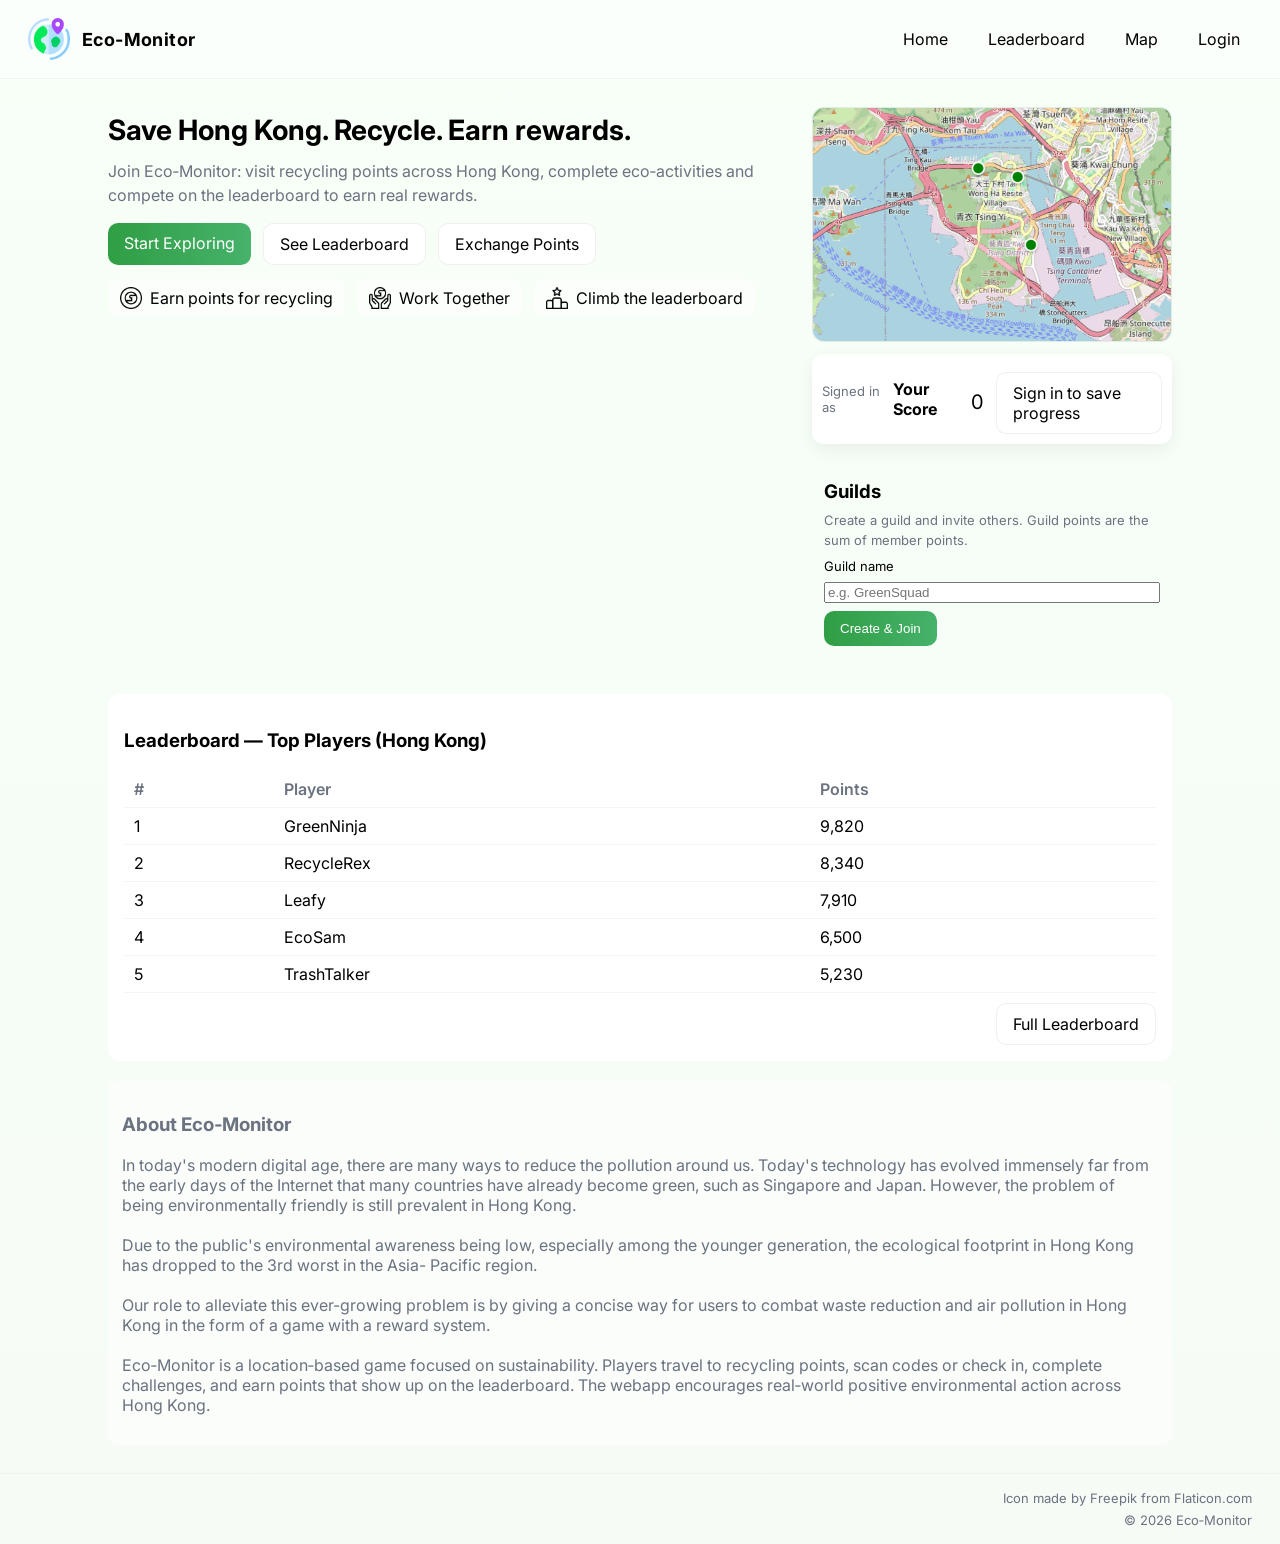
<file: index.html>
<!DOCTYPE html>
<html lang="en">
<head>
  <meta charset="UTF-8">
  <meta name="viewport" content="width=device-width, initial-scale=1.0">
  <title>Eco‑Monitor — Home</title>
  <link rel="stylesheet" href="css/index.css">
  <link href="https://fonts.googleapis.com/css2?family=Inter:wght@300;600;800&display=swap" rel="stylesheet">
  <script src="js/add-points.js"></script>
</head>
<body>
  <header>
    <div class="brand">
      <img src="img/world.png" alt="Eco-Monitor" class="brand-icon">
      <h1>Eco‑Monitor</h1>
    </div>
    <nav class="nav">
      <a class="button" href="index.html">Home</a>
      <a class="button" href="leaderboard.html">Leaderboard</a>
      <a class="button" href="map.html">Map</a>
      <a class="button" href="login.html">Login</a>
    </nav>
  </header>

  <main class="container">
    <section class="hero">
      <div class="hero-left">
        <h2>Save Hong Kong. Recycle. Earn rewards.</h2>
        <p>Join Eco‑Monitor: visit recycling points across Hong Kong, complete eco‑activities and compete on the leaderboard to earn real rewards.</p>
        <div class="cta-row">
          <a class="cta primary" href="map.html">Start Exploring</a>
          <a class="cta" href="leaderboard.html">See Leaderboard</a>
          <a class="cta" href="exchange.html">Exchange Points</a>
        </div>
        <ul class="features">
          <li><img src="img/atmosphere.png" alt="Recycle"> Earn points for recycling</li>
          <li><img src="img/planet.png" alt="Eco"> Work Together</li>
          <li><img src="img/podium.png" alt="Rewards"> Climb the leaderboard</li>
        </ul>
      </div>
      <div class="hero-right">
        <div class="map-preview">
          <img src="img/map-preview.png" alt="Map preview">
        </div>

        <!-- updated score card: uses ids so JS can populate from stored accounts -->
        <div class="score-card" id="score-card">
          <div class="muted">Signed in as</div>
          <div id="score-top" style="font-weight:700;">Your Score</div>
          <div id="score-value" style="font-size:20px;margin-top:6px;">0</div>
          <div style="margin-top:8px;">
            <a id="auth-link" class="cta" href="login.html">Sign in to save progress</a>
            <button id="signout-btn" class="cta" style="display:none;margin-left:8px;">Sign out</button>
          </div>
        </div>

        <!-- Guild creation / join panel -->
        <div class="card" style="margin-top:12px; padding:12px;">
          <h3 style="margin:0 0 8px 0;">Guilds</h3>
          <p class="muted" style="margin:0 0 8px 0;">Create a guild and invite others. Guild points are the sum of member points.</p>
          <form id="guild-form" autocomplete="off" style="display:flex;gap:8px;flex-direction:column;">
            <label for="guild-name" class="small">Guild name</label>
            <input id="guild-name" type="text" placeholder="e.g. GreenSquad" required>
            <div style="display:flex;gap:8px;align-items:center;">
              <button class="cta primary" id="create-guild" type="submit">Create & Join</button>
              <button class="cta" type="button" id="invite-btn" style="display:none;">Invite players</button>
              <button class="cta" type="button" id="leave-guild" style="display:none;margin-left:auto;">Leave Guild</button>
            </div>
            <div id="guild-msg" class="muted small" style="margin-top:6px;"></div>
          </form>
        </div>
        <!-- Invite modal (simple) -->
        <div id="invite-modal" style="display:none; position:fixed; inset:0; background:rgba(0,0,0,0.45); align-items:center; justify-content:center; z-index:40;">
          <div style="background:var(--card); padding:16px; border-radius:10px; width:420px; max-width:92%; box-shadow:0 6px 24px rgba(0,0,0,0.3);">
            <div style="display:flex;justify-content:space-between;align-items:center;margin-bottom:8px;">
              <strong>Invite players to guild</strong>
              <button id="invite-close" class="cta" style="padding:6px 8px;">Close</button>
            </div>
            <input id="invite-search" type="text" placeholder="Search by name or email" style="width:100%;padding:8px;border-radius:8px;border:1px solid rgba(0,0,0,0.06);margin-bottom:8px;">
            <div id="invite-results" style="max-height:260px; overflow:auto;"></div>
            <div id="invite-note" class="muted small" style="margin-top:8px;">You can only invite existing accounts or sample players will be added as mock accounts.</div>
          </div>
        </div>
      </div>
    </section>

    <section class="leaderboard-preview">
      <h3>Leaderboard — Top Players (Hong Kong)</h3>
      <table class="leaderboard-table">
        <thead><tr><th>#</th><th>Player</th><th>Points</th></tr></thead>
        <tbody id="preview-body">
          <!-- populated by script: merges persisted users with sample players -->
        </tbody>
      </table>
      <div class="leaderboard-actions">
        <a href="leaderboard.html" class="cta">Full Leaderboard</a>
      </div>
    </section>

    <section class="about">
      <h3>About Eco‑Monitor</h3>
      <p>In today's modern digital age, there are many ways to reduce the pollution around us. Today's technology has evolved immensely far from the early days of the Internet that many countries have already become green, such as Singapore and Japan.  However, the problem of being environmentally friendly is still prevalent in Hong Kong. <br><br>
      Due to the public's environmental awareness being low, especially among the younger generation, the ecological footprint in Hong Kong has dropped to the 3rd worst in the Asia- Pacific region. <br><br> Our role to alleviate this ever-growing problem is by giving a concise way for users to combat waste reduction and air pollution in Hong Kong in the form of a game with a reward system. <br><br> Eco‑Monitor is a location‑based game focused on sustainability. Players travel to recycling points, scan codes or check in, complete challenges, and earn points that show up on the leaderboard. The webapp encourages real‑world positive environmental action across Hong Kong.</p>
    </section>
  </main>

  <footer class="site-footer">
    <div class="footer-right">
      <div class="attribution">
        Icon made by Freepik from Flaticon.com
      </div>
      <div class="copyright">© 2026 Eco‑Monitor</div>
    </div>
  </footer>

  <script>
    // Populate homepage with currently signed-in user (uses same localStorage/session keys as login.html)
    (function () {
      function loadUsers() {
        try { return JSON.parse(localStorage.getItem('eco_users') || '{}'); }
        catch (e) { return {}; }
      }
      function saveUsers(u) {
        try { localStorage.setItem('eco_users', JSON.stringify(u)); } catch (e) {}
      }
      function loadGuilds() {
        try { return JSON.parse(localStorage.getItem('eco_guilds') || '{}'); }
        catch (e) { return {}; }
      }
      function saveGuilds(g) {
        try { localStorage.setItem('eco_guilds', JSON.stringify(g)); } catch (e) {}
      }
      function loadRedemptions() {
        try { return JSON.parse(localStorage.getItem('eco_redemptions') || '[]'); } catch (e) { return []; }
      }
      function userHasGuildTicket(email) {
        if (!email) return false;
        if (loadRedemptions().some(r => r.user === email && r.item === 'guild-ticket')) return true
        return false;
      }

      // DOM refs used by both guilds and leaderboard preview
      const scoreValueEl = document.getElementById('score-value');
      const scoreTopEl = document.getElementById('score-top');
      const authLinkEl = document.getElementById('auth-link');
      const signoutBtn = document.getElementById('signout-btn');

      const guildForm = document.getElementById('guild-form');
      const guildNameInput = document.getElementById('guild-name');
      const guildMsg = document.getElementById('guild-msg');
      const leaveBtn = document.getElementById('leave-guild');
      const createBtn = document.getElementById('create-guild');
      const inviteBtn = document.getElementById('invite-btn');
      const inviteModal = document.getElementById('invite-modal');
      const inviteSearch = document.getElementById('invite-search');
      const inviteResults = document.getElementById('invite-results');

      const previewBody = document.getElementById('preview-body');

      // sample / temporary players used on the homepage (kept in sync with leaderboard)
      const samplePlayers = [
        { email: 'green@example.com', name: 'GreenNinja', points: 9820 },
        { email: 'rex@example.com', name: 'RecycleRex', points: 8340 },
        { email: 'leafy@example.com', name: 'Leafy', points: 7910 },
        { email: 'ecosam@example.com', name: 'EcoSam', points: 6500 },
        { email: 'trash@example.com', name: 'TrashTalker', points: 5230 }
      ];

      const current = localStorage.getItem('eco_current_user') || sessionStorage.getItem('eco_current_user');

      // render signed-in user card
      function renderSignedIn() {
        const users = loadUsers();
        if (current && users[current]) {
          const u = users[current];
          scoreTopEl.textContent = u.name || current;
          scoreValueEl.textContent = (Number(u.points || 0)).toLocaleString();
          authLinkEl.textContent = 'View profile';
          authLinkEl.href = 'login.html';
          signoutBtn.style.display = 'inline';
        } else {
          scoreTopEl.textContent = 'Your Score';
          scoreValueEl.textContent = '0';
          authLinkEl.textContent = 'Sign in to save progress';
          authLinkEl.href = 'login.html';
          signoutBtn.style.display = 'none';
        }
      }

      // merge persisted users with samplePlayers for preview (avoid duplicates by email/name)
      function getMergedPlayers() {
        const usersObj = loadUsers();
        const entries = Object.entries(usersObj).map(([email,u]) => ({
          email,
          name: u.name || email,
          points: Number(u.points || 0)
        }));

        const lowerNames = new Set(entries.map(e => e.name.toLowerCase()));
        const emailsSet = new Set(entries.map(e => e.email));
        samplePlayers.forEach(sp => {
          if (!emailsSet.has(sp.email) && !lowerNames.has(sp.name.toLowerCase())) {
            entries.push({ email: sp.email, name: sp.name, points: Number(sp.points || 0) });
          }
        });

        entries.sort((a,b) => b.points - a.points || a.name.localeCompare(b.name));
        return entries;
      }

      // populate preview table (top 5)
      function renderPreviewLeaderboard(limit = 5) {
        const entries = getMergedPlayers();
        if (!previewBody) return;
        if (!entries.length) {
          previewBody.innerHTML = '<tr><td colspan="3" class="muted">No players yet.</td></tr>';
          return;
        }
        const rows = entries.slice(0, limit).map((u,i) => {
          const highlight = (current && current === u.email) ? 'style="font-weight:700;background:linear-gradient(90deg, rgba(47,158,68,0.03), rgba(255,255,255,0))"' : '';
          return `<tr ${highlight}><td>${i+1}</td><td>${escapeHtml(u.name)}</td><td>${u.points.toLocaleString()}</td></tr>`;
        });
        previewBody.innerHTML = rows.join('');
      }

      // small helper (same as in other pages)
      function escapeHtml(s) {
        return String(s).replace(/[&<>"']/g, c => ({'&':'&amp;','<':'&lt;','>':'&gt;','"':'&quot;',"'":'&#39;'}[c]));
      }

      // guild form handling (create/join/leave) — works with login-generated users
      guildForm.addEventListener('submit', function (ev) {
        ev.preventDefault();
        guildMsg.textContent = '';
        if (!current) { guildMsg.textContent = 'Sign in to create a guild.'; return; }
        const name = (guildNameInput.value || '').trim();
        if (!name) { guildMsg.textContent = 'Please enter a guild name.'; return; }

        const id = name.toLowerCase().replace(/[^a-z0-9\-]/g, '-').replace(/\-+/g, '-').replace(/^\-|\-$/g, '');
        if (!id) { guildMsg.textContent = 'Invalid guild name.'; return; }

        const guilds = loadGuilds();
        const usersObj = loadUsers();
        // Prevent creating a new guild if user already belongs to one
        if (usersObj[current] && usersObj[current].guild && usersObj[current].guild !== id) {
          guildMsg.textContent = 'You are already in a guild. Leave it to create a new one.';
          return;
        }

        if (!guilds[id]) {
          if (!userHasGuildTicket(current)) {
            guildMsg.textContent = 'You need a Guild Ticket to create a new guild. Redeem it from the exchange first.';
            return;
          }
          guilds[id] = { name: name, createdAt: Date.now(), members: [current] };
          usersObj[current] = usersObj[current] || {};
          usersObj[current].guild = id;
          saveGuilds(guilds);
          saveUsers(usersObj);
          guildMsg.textContent = 'Created and joined guild "' + name + '".';
        } else {
          guilds[id].members = guilds[id].members || [];
          if (!guilds[id].members.includes(current)) guilds[id].members.push(current);
          usersObj[current] = usersObj[current] || {};
          usersObj[current].guild = id;
          saveGuilds(guilds);
          saveUsers(usersObj);
          guildMsg.textContent = 'Joined existing guild "' + guilds[id].name + '".';
        }
        leaveBtn.style.display = 'inline';
        if (createBtn) { createBtn.disabled = true; createBtn.title = 'Leave current guild to create a new one'; }
        inviteBtn.style.display = 'inline';
        renderSignedIn();
        renderPreviewLeaderboard();
      });

      leaveBtn.addEventListener('click', function () {
        if (!current) return;
        const usersObj = loadUsers();
        const guilds = loadGuilds();
        const u = usersObj[current];
        if (!u || !u.guild) { guildMsg.textContent = 'You are not in a guild.'; return; }
        const gid = u.guild;
        if (guilds[gid]) {
          guilds[gid].members = (guilds[gid].members || []).filter(m => m !== current);
          if (!guilds[gid].members.length) delete guilds[gid];
        }
        delete u.guild;
        usersObj[current] = u;
        saveGuilds(guilds);
        saveUsers(usersObj);
        guildMsg.textContent = 'You left the guild.';
        leaveBtn.style.display = 'none';
        guildNameInput.value = '';
        inviteBtn.style.display = 'none';
        if (createBtn) { createBtn.disabled = false; createBtn.title = ''; }
        renderSignedIn();
      });

      // Invite button handling
      if (inviteBtn) {
        inviteBtn.addEventListener('click', function () {
          guildMsg.textContent = '';
          const usersObj = loadUsers();
          if (!current || !usersObj[current] || !usersObj[current].guild) {
            guildMsg.textContent = 'Create or join a guild before inviting players.';
            return;
          }
          inviteModal.style.display = 'flex';
          inviteSearch.value = '';
          populateInviteResults(''); // show all
          inviteSearch.focus();
        });
      }

      // close invite modal
      document.getElementById('invite-close').addEventListener('click', () => { inviteModal.style.display = 'none'; });

      function populateInviteResults(q) {
        const ql = (q || '').trim().toLowerCase();
        const merged = getMergedPlayers();
        const usersObj = loadUsers();
        const gid = (usersObj[current] || {}).guild;
        const results = merged.filter(p => p.email !== current && (!gid || (usersObj[p.email] || {}).guild !== gid));
        const filtered = ql ? results.filter(p => p.name.toLowerCase().includes(ql) || p.email.toLowerCase().includes(ql)) : results;
        if (!filtered.length) {
          inviteResults.innerHTML = '<div class="muted small">No matching players found.</div>';
          return;
        }
        inviteResults.innerHTML = filtered.map(p => {
          return `<div style="display:flex;justify-content:space-between;align-items:center;padding:6px 0;border-bottom:1px solid rgba(0,0,0,0.04)"><div><strong>${escapeHtml(p.name)}</strong><div class="muted small">${escapeHtml(p.email)}</div></div><div><button class="cta" data-email="${escapeHtml(p.email)}" data-name="${escapeHtml(p.name)}">Invite</button></div></div>`;
        }).join('');
        // hook invite buttons
        Array.from(inviteResults.querySelectorAll('button[data-email]')).forEach(bt => {
          bt.addEventListener('click', function () {
            const email = this.dataset.email;
            const name = this.dataset.name;
            handleInvite(email, name);
          });
        });
      }

      inviteSearch.addEventListener('input', (e) => populateInviteResults(e.target.value));

      function handleInvite(email, name) {
        const usersObj = loadUsers();
        const guilds = loadGuilds();
        const u = usersObj[current];
        if (!u || !u.guild) { guildMsg.textContent = 'You must be in a guild to invite players.'; return; }
        const gid = u.guild;
        guilds[gid] = guilds[gid] || { name: guildNameInput.value || gid, members: [], createdAt: Date.now() };
        // check target existing guild
        const target = usersObj[email];
        if (target && target.guild && target.guild !== gid) {
          guildMsg.textContent = `${name} is already in another guild.`;
          return;
        }
        if (!guilds[gid].members.includes(email)) guilds[gid].members.push(email);
        // create mock account for sample players if missing
        if (!usersObj[email]) {
          // preserve sample player's points when turning them into a persisted account
          const sample = samplePlayers.find(sp => sp.email === email);
          const pts = sample ? Number(sample.points || 0) : 0;
          usersObj[email] = { name: name || email, points: pts, createdAt: Date.now(), guild: gid };
        } else {
          usersObj[email].guild = gid;
        }
        saveGuilds(guilds);
        saveUsers(usersObj);
        guildMsg.textContent = `Invited ${name} to "${guilds[gid].name}".`;
        renderPreviewLeaderboard();
        populateInviteResults(inviteSearch.value || '');
      }

      // sign out clears sessionStorage remembered key and reloads to update UI
      signoutBtn.addEventListener('click', function () {
        try { sessionStorage.removeItem('eco_current_user'); localStorage.removeItem('eco_current_user'); } catch (e) {}
        window.location.href = 'login.html';
      });

      // initial render
      renderSignedIn();
      renderPreviewLeaderboard();

      // expose partial API for debugging if needed
      window._ecoDebug = { loadUsers, loadGuilds, getMergedPlayers };
    })();
  </script>
</body>
</html>
</file>
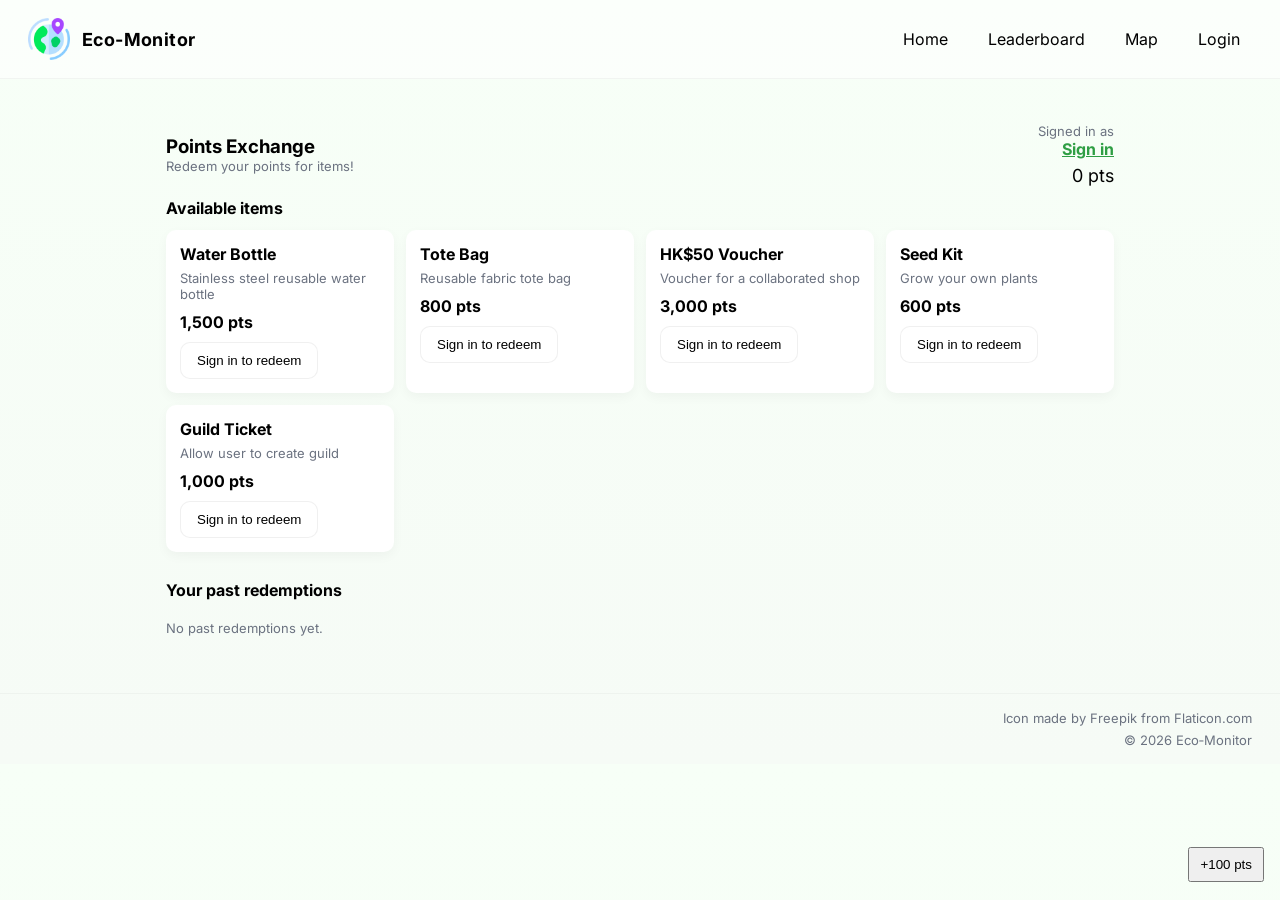
<file: exchange.html>
<!DOCTYPE html>
<html lang="en">
<head>
  <meta charset="UTF-8">
  <meta name="viewport" content="width=device-width, initial-scale=1.0">
  <title>Eco‑Monitor — Exchange</title>
  <link rel="stylesheet" href="css/index.css">
  <link href="https://fonts.googleapis.com/css2?family=Inter:wght@300;600;800&display=swap" rel="stylesheet">
  <style>
    .exchange-wrap { max-width:980px; margin:28px auto; padding:16px; }
    .items { display:grid; grid-template-columns: repeat(auto-fit,minmax(220px,1fr)); gap:12px; margin-top:12px; }
    .item { padding:14px; border-radius:10px; background:var(--card); box-shadow:0 4px 12px rgba(0,0,0,0.04); }
    .item h4 { margin:0 0 6px 0; }
    .muted.small { color:var(--muted); font-size:13px; }
    .user-bar { display:flex;gap:12px;align-items:center;justify-content:space-between; margin-bottom:12px; }
    .msg { margin-top:10px; padding:8px 10px; border-radius:8px; }
    .msg.success { background:rgba(72,187,120,0.08); color:var(--accent); }
    .msg.error { background:rgba(255,80,80,0.06); color:#c93b3b; }
  </style>
  <script src="js/add-points.js"></script>
</head>
<body>
  <header>
    <div class="brand">
      <img src="img/world.png" alt="Eco-Monitor" class="brand-icon">
      <h1>Eco‑Monitor</h1>
    </div>
    <nav class="nav">
      <a class="button" href="index.html">Home</a>
      <a class="button" href="leaderboard.html">Leaderboard</a>
      <a class="button" href="map.html">Map</a>
      <a class="button" href="login.html">Login</a>
    </nav>
  </header>

  <main class="exchange-wrap">
    <div class="user-bar">
      <div>
        <h3 style="margin:0">Points Exchange</h3>
        <div class="muted small">Redeem your points for items!</div>
      </div>
      <div id="user-info" style="text-align:right;">
        <div class="muted small">Signed in as</div>
        <div id="user-name" style="font-weight:700">Not signed in</div>
        <div id="user-points" style="font-size:18px;margin-top:6px;">0 pts</div>
      </div>
    </div>

    <div id="msg-area"></div>

    <div>
      <strong>Available items</strong>
      <div class="items" id="items-grid">
        <!-- fallback static items so UI shows even if JS fails -->
        <div class="item"><h4>Water Bottle</h4><div class="muted small">Stainless steel reusable water bottle</div><div style="margin-top:10px;font-weight:700">1,500 pts</div></div>
        <div class="item"><h4>Tote Bag</h4><div class="muted small">Reusable fabric tote bag</div><div style="margin-top:10px;font-weight:700">800 pts</div></div>
        <div class="item"><h4>HK$50 Voucher</h4><div class="muted small">Voucher for a collaborated shop</div><div style="margin-top:10px;font-weight:700">3,000 pts</div></div>
        <div class="item"><h4>Seed Kit</h4><div class="muted small">Grow your own plants</div><div style="margin-top:10px;font-weight:700">600 pts</div></div>
      </div>
    </div>
    <div style="margin-top:28px;"><strong>Your past redemptions</strong></div>
    <div id="past-redemptions"></div>
  </main>

  <footer class="site-footer" style="margin-top:28px;">
    <div class="footer-right">
      <div class="attribution">
        Icon made by Freepik from Flaticon.com
      </div>
      <div class="copyright">© 2026 Eco‑Monitor</div>
    </div>
  </footer>

  <!-- mini debug/demo button: add 1,000 pts to current user -->
  <button id="bonus-btn" class="mini-fab" title="Add 100 pts">+100 pts</button>
</body>
</html>
</file>
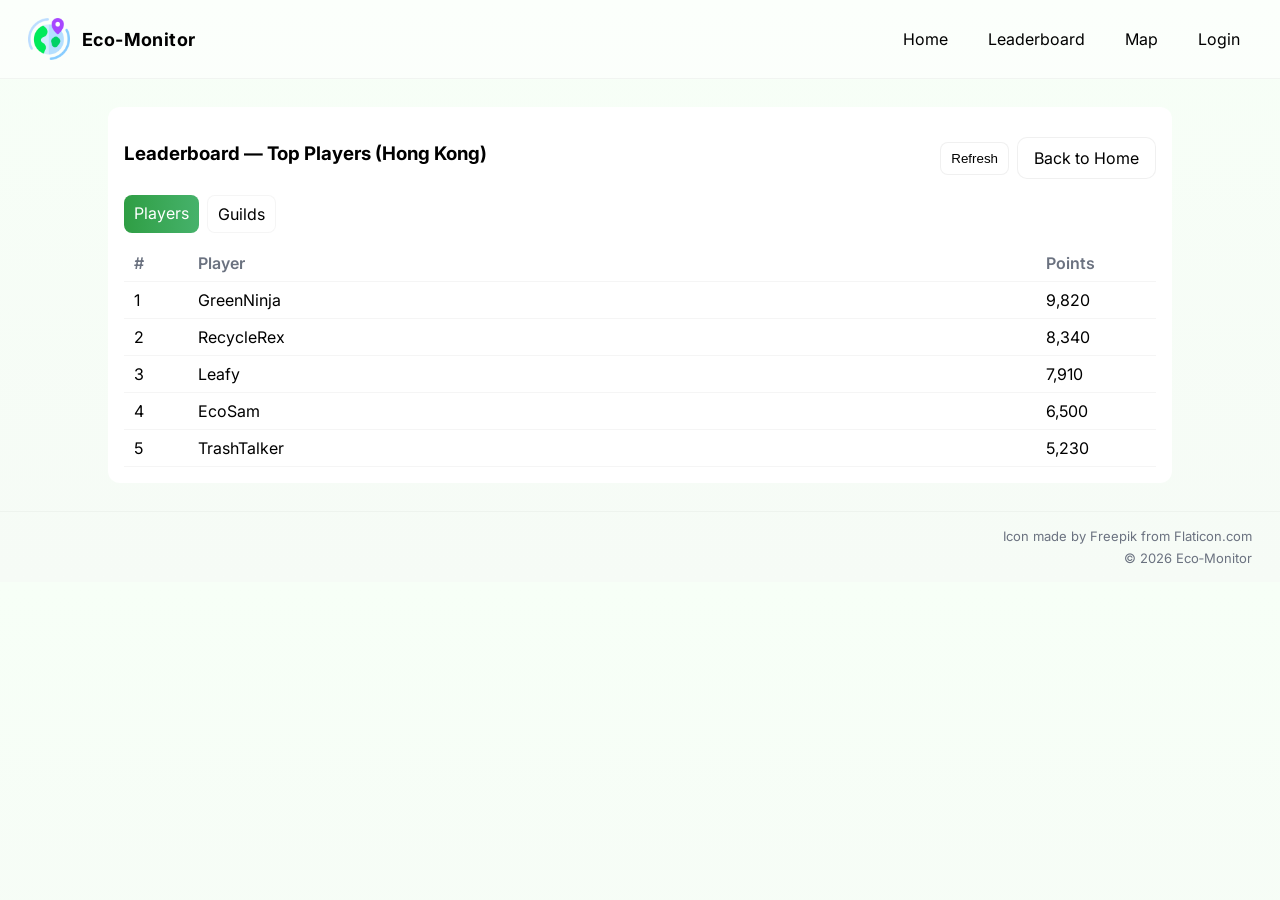
<file: leaderboard.html>
<!DOCTYPE html>
<html lang="en">
<head>
  <meta charset="UTF-8">
  <meta name="viewport" content="width=device-width, initial-scale=1.0">
  <title>Eco‑Monitor — Leaderboard</title>
  <link rel="stylesheet" href="css/index.css">
  <link href="https://fonts.googleapis.com/css2?family=Inter:wght@300;600;800&display=swap" rel="stylesheet">
  <style>
    /* Small leaderboard-specific tweaks */
    .leaderboard-header { display:flex;justify-content:space-between;align-items:center;margin-bottom:12px; }
    .leaderboard-actions { display:flex;gap:8px;align-items:center; }
    .empty { color:var(--muted); padding:18px; text-align:center; }
    .highlight { background:linear-gradient(90deg, rgba(47,158,68,0.06), rgba(255,255,255,0)); font-weight:700; }
    .small-btn { padding:8px 10px;border-radius:8px;border:1px solid rgba(0,0,0,0.06); background:var(--card); cursor:pointer; }
    .lb-tabs { display:flex; gap:8px; margin:10px 0 12px 0; }
    .lb-tab { padding:8px 10px; cursor:pointer; border-radius:8px; background:var(--card); border:1px solid rgba(0,0,0,0.04); }
    .lb-tab.active { background:linear-gradient(90deg,#2f9e44,#46b26b); color:#fff; border:none; }
  </style>
</head>
<body>
  <header>
    <div class="brand">
      <img src="img/world.png" alt="Eco-Monitor" class="brand-icon">
      <h1>Eco‑Monitor</h1>
    </div>
    <nav class="nav">
      <a class="button" href="index.html">Home</a>
      <a class="button" href="leaderboard.html">Leaderboard</a>
      <a class="button" href="map.html">Map</a>
      <a class="button" href="login.html">Login</a>
    </nav>
  </header>

  <main class="container">
    <section class="leaderboard-preview">
      <div class="leaderboard-header">
        <h3>Leaderboard — Top Players (Hong Kong)</h3>
        <div class="leaderboard-actions">
          <button id="refreshBtn" class="small-btn">Refresh</button>
          <a class="cta" href="index.html">Back to Home</a>
        </div>
      </div>

      <div class="lb-tabs" role="tablist" aria-label="Leaderboard tabs">
        <div id="tab-players" class="lb-tab active" role="tab" aria-selected="true">Players</div>
        <div id="tab-guilds" class="lb-tab" role="tab" aria-selected="false">Guilds</div>
      </div>

      <div id="players-section">
        <table class="leaderboard-table" aria-describedby="leaderboard-desc">
          <caption id="leaderboard-desc" style="display:none;">Top players by points</caption>
          <thead><tr><th style="width:64px">#</th><th>Player</th><th style="width:120px">Points</th></tr></thead>
          <tbody id="lb-body">
            <!-- Dynamically populated. No temporary users are included by default. -->
          </tbody>
        </table>
      </div>

      <div id="guilds-section" style="display:none;">
        <table class="leaderboard-table" aria-describedby="guildboard-desc">
          <caption id="guildboard-desc" style="display:none;">Top guilds by total points</caption>
          <thead><tr><th style="width:64px">#</th><th>Guild</th><th style="width:160px">Members</th><th style="width:120px">Total Points</th></tr></thead>
          <tbody id="guild-body"></tbody>
        </table>
        <div id="guild-empty" class="empty" style="display:none;">
          No guilds yet. Create one on the Home page and invite members.
        </div>
      </div>

      <div id="lb-empty" class="empty" style="display:none;">
        No players yet. Create an account on the Sign up page and start collecting points.
      </div>
    </section>
  </main>

  <footer class="site-footer">
    <div class="footer-right">
      <div class="attribution">
        Icon made by Freepik from Flaticon.com
      </div>
      <div class="copyright">© 2026 Eco‑Monitor</div>
    </div>
  </footer>

  <script>
    (function () {
      const lbBody = document.getElementById('lb-body');
      const emptyHint = document.getElementById('lb-empty');
      const refreshBtn = document.getElementById('refreshBtn');

      const tabPlayers = document.getElementById('tab-players');
      const tabGuilds = document.getElementById('tab-guilds');
      const playersSection = document.getElementById('players-section');
      const guildsSection = document.getElementById('guilds-section');

      function loadUsers() {
        try { return JSON.parse(localStorage.getItem('eco_users') || '{}'); }
        catch (e) { return {}; }
      }

      function loadGuilds() {
        try { return JSON.parse(localStorage.getItem('eco_guilds') || '{}'); }
        catch (e) { return {}; }
      }

      // sample / temporary players from index.html
      const samplePlayers = [
        { email: 'green@example.com', name: 'GreenNinja', points: 9820 },
        { email: 'rex@example.com', name: 'RecycleRex', points: 8340 },
        { email: 'leafy@example.com', name: 'Leafy', points: 7910 },
        { email: 'ecosam@example.com', name: 'EcoSam', points: 6500 },
        { email: 'trash@example.com', name: 'TrashTalker', points: 5230 }
      ];

      function escapeHtml(s) {
        return String(s).replace(/[&<>"']/g, c => ({'&':'&amp;','<':'&lt;','>':'&gt;','"':'&quot;',"'":'&#39;'}[c]));
      }

      function renderPlayers(limit = 50) {
        const usersObj = loadUsers() || {};
        const entries = Object.entries(usersObj).map(([email, u]) => ({
          email,
          name: u.name || email,
          points: Number(u.points || 0)
        }));

        const lowerNames = new Set(entries.map(e => e.name.toLowerCase()));
        const emailsSet = new Set(entries.map(e => e.email));
        samplePlayers.forEach(sp => {
          if (!emailsSet.has(sp.email) && !lowerNames.has(sp.name.toLowerCase())) {
            entries.push({ email: sp.email, name: sp.name, points: Number(sp.points || 0) });
          }
        });

        if (!entries.length) {
          lbBody.innerHTML = '';
          emptyHint.style.display = 'block';
          return;
        }

        emptyHint.style.display = 'none';
        entries.sort((a,b) => b.points - a.points || a.name.localeCompare(b.name));
        const current = localStorage.getItem('eco_current_user') || sessionStorage.getItem('eco_current_user');

        const rows = entries.slice(0, limit).map((u, i) => {
          const isCurrent = current && current === u.email;
          const trClass = isCurrent ? 'highlight' : '';
          return `<tr class="${trClass}"><td>${i+1}</td><td>${escapeHtml(u.name)}</td><td>${u.points.toLocaleString()}</td></tr>`;
        });

        lbBody.innerHTML = rows.join('');
      }

      function renderGuilds(limit = 50) {
        const usersObj = loadUsers() || {};
        const guilds = {}; // guildId -> { name, members:Set, points }
        // start with persisted guild meta
        const persistedGuilds = loadGuilds();
        Object.keys(persistedGuilds).forEach(gid => {
          guilds[gid] = { name: persistedGuilds[gid].name || gid, members: new Set(persistedGuilds[gid].members || []), points: 0 };
        });

        // accumulate points from users
        Object.entries(usersObj).forEach(([email, u]) => {
          const g = u.guild;
          const pts = Number(u.points || 0);
          if (g) {
            if (!guilds[g]) guilds[g] = { name: g, members: new Set(), points: 0 };
            guilds[g].members.add(email);
            guilds[g].points += pts;
          }
        });

        // convert to array and sort
        const list = Object.entries(guilds).map(([gid, g]) => ({
          id: gid,
          name: g.name,
          members: Array.from(g.members),
          points: g.points
        })).filter(g => g.members.length > 0);

        const guildBody = document.getElementById('guild-body');
        const guildEmpty = document.getElementById('guild-empty');

        if (!list.length) {
          guildBody.innerHTML = '';
          guildEmpty.style.display = 'block';
          return;
        }

        guildEmpty.style.display = 'none';

        list.sort((a,b) => b.points - a.points || a.name.localeCompare(b.name));
        const rows = list.slice(0, limit).map((g, i) => {
          return `<tr><td>${i+1}</td><td>${escapeHtml(g.name)}</td><td>${g.members.length}</td><td>${g.points.toLocaleString()}</td></tr>`;
        });

        guildBody.innerHTML = rows.join('');
      }

      // tab switching
      function showPlayers() {
        tabPlayers.classList.add('active');
        tabGuilds.classList.remove('active');
        playersSection.style.display = '';
        guildsSection.style.display = 'none';
        renderPlayers();
      }
      function showGuilds() {
        tabPlayers.classList.remove('active');
        tabGuilds.classList.add('active');
        playersSection.style.display = 'none';
        guildsSection.style.display = '';
        renderGuilds();
      }

      tabPlayers.addEventListener('click', showPlayers);
      tabGuilds.addEventListener('click', showGuilds);

      refreshBtn.addEventListener('click', () => {
        if (tabGuilds.classList.contains('active')) renderGuilds(); else renderPlayers();
      });

      // initial render (players by default)
      renderPlayers();
    })();
  </script>
</body>
</html>
</file>
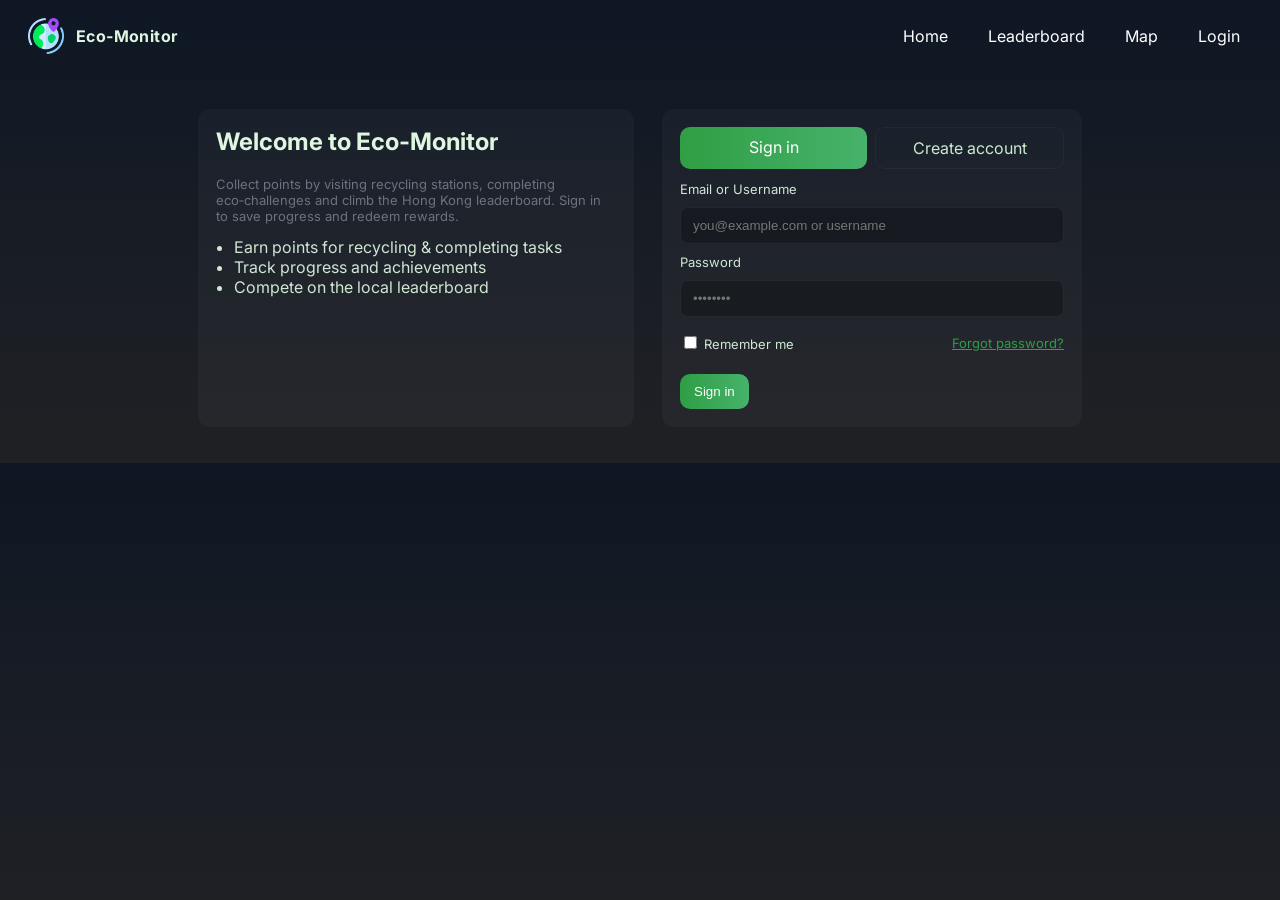
<file: login.html>
<!DOCTYPE html>
<html lang="en">
<head>
  <meta charset="UTF-8">
  <meta name="viewport" content="width=device-width, initial-scale=1.0">
  <title>Eco‑Monitor — Sign in / Sign up</title>
  <link rel="stylesheet" href="css/index.css">
  <link href="https://fonts.googleapis.com/css2?family=Inter:wght@300;600;800&display=swap" rel="stylesheet">
  <style>
    body { background: linear-gradient(180deg,#0f1724 0%, #202125 100%); color: #ffffff; }
    header { background:transparent; }
    .auth-wrap { max-width:920px; margin:36px auto; display:grid; grid-template-columns: 1fr 420px; gap:28px; padding:0 18px; }
    .auth-intro { background:linear-gradient(180deg, rgba(219, 13, 13, 0.02), rgba(255,255,255,0.01)); padding:26px; border-radius:12px; }
    .auth-intro h2 { margin-top:0; color:#dff7e1 }
    .card { background:rgba(255,255,255,0.03); padding:18px; border-radius:12px; }
    .tabs { display:flex; gap:8px; margin-bottom:12px; }
    .tab { flex:1; text-align:center; padding:10px 12px; border-radius:10px; cursor:pointer; background:transparent; color:#cbead1; border:1px solid rgba(255,255,255,0.04); }
    .tab.active { background:linear-gradient(90deg,#2f9e44,#46b26b); color:white; border:none; }
    form { display:flex; flex-direction:column; gap:10px; }
    label { font-size:13px; color:#cfe7d4; }
    input { padding:10px 12px; border-radius:8px; border:1px solid rgba(255,255,255,0.06); background:rgba(0,0,0,0.25); color:#e6eef0; outline:none; }
    .button { display:inline-block; padding:10px 14px; border-radius:10px; text-decoration:none; text-align:center; cursor:pointer; background:linear-gradient(90deg,#2f9e44,#46b26b); color:white; border:none; }
    .msg { font-size:13px; padding:8px 10px; border-radius:8px; margin-top:6px; }
    .msg.error { background:rgba(255,80,80,0.12); color:#ffb3b3; }
    .msg.success { background:rgba(72,187,120,0.12); color:#bff0c8; }
    @media (max-width:900px){ .auth-wrap { grid-template-columns: 1fr; } }
  </style>
</head>
<body>
  <header>
    <div class="brand">
      <img src="img/world.png" alt="Eco-Monitor" class="brand-icon" style="width:36px;height:36px;">
      <h1 style="margin:0;font-size:16px;color:#dff7e1">Eco‑Monitor</h1>
    </div>
    <nav class="nav">
      <a class="button" style ="color: #ffffff;" href="index.html">Home</a>
      <a class="button" style ="color: #ffffff;" href="leaderboard.html">Leaderboard</a>
      <a class="button" style ="color: #ffffff;" href="map.html">Map</a>
      <a class="button" style ="color: #ffffff;" href="login.html">Login</a>
    </nav>
  </header>

  <main class="auth-wrap">
    <section class="auth-intro card">
      <h2>Welcome to Eco‑Monitor</h2>
      <p class="muted">Collect points by visiting recycling stations, completing eco‑challenges and climb the Hong Kong leaderboard. Sign in to save progress and redeem rewards.</p>

      <ul style="margin-top:12px; padding-left:18px; color:#cfe7d4;">
        <li> Earn points for recycling & completing tasks</li>
        <li> Track progress and achievements</li>
        <li> Compete on the local leaderboard</li>
      </ul>

      </div>
    </section>

    <aside class="card" aria-labelledby="auth-heading">
      <div class="tabs" role="tablist">
        <div id="tab-login" class="tab active" role="tab" aria-selected="true">Sign in</div>
        <div id="tab-signup" class="tab" role="tab" aria-selected="false">Create account</div>
      </div>

      <div id="panel-login" role="tabpanel">
        <form id="loginForm" autocomplete="on">
          <label for="login-email">Email or Username</label>
          <input id="login-email" name="email" type="text" placeholder="you@example.com or username" required>

          <label for="login-password">Password</label>
          <input id="login-password" name="password" type="password" placeholder="••••••••" required>

          <div style="display:flex;justify-content:space-between;align-items:center;margin-top:6px;">
            <label class="small"><input id="remember" type="checkbox"> Remember me</label>
            <a href="#" id="forgot" class="small">Forgot password?</a>
          </div>

          <div style="margin-top:12px;">
            <button class="button" type="submit">Sign in</button>
            <div id="login-msg" class="msg" style="display:none"></div>
          </div>
        </form>
      </div>

      <div id="panel-signup" role="tabpanel" style="display:none;">
        <form id="signupForm" autocomplete="on">
          <label for="signup-name">Display name</label>
          <input id="signup-name" name="name" type="text" placeholder="e.g. GreenNinja" required>

          <label for="signup-email">Email</label>
          <input id="signup-email" name="email" type="email" placeholder="you@example.com" required>

          <label for="signup-password">Password</label>
          <input id="signup-password" name="password" type="password" placeholder="At least 8 characters" required>

          <label for="signup-password-confirm">Confirm password</label>
          <input id="signup-password-confirm" name="password_confirm" type="password" placeholder="Repeat password" required>

          <div style="margin-top:12px;">
            <button class="button" type="submit">Create account</button>
            <div id="signup-msg" class="msg" style="display:none"></div>
          </div>
        </form>
      </div>
    </aside>
  </main>

  <script>
    // Lightweight client-side auth using localStorage (mock). Replace with real backend for production.
    (function () {
      const $ = id => document.getElementById(id);
      const tabLogin = $('tab-login'), tabSignup = $('tab-signup');
      const panelLogin = $('panel-login'), panelSignup = $('panel-signup');

      function switchTab(toSignup) {
        tabLogin.classList.toggle('active', !toSignup);
        tabSignup.classList.toggle('active', toSignup);
        panelLogin.style.display = toSignup ? 'none' : 'block';
        panelSignup.style.display = toSignup ? 'block' : 'none';
      }

      tabLogin.addEventListener('click', () => switchTab(false));
      tabSignup.addEventListener('click', () => switchTab(true));

      // Helpers: SHA-256 hash to store passwords (browser SubtleCrypto)
      async function hashPassword(password) {
        const enc = new TextEncoder();
        const data = enc.encode(password);
        const hash = await crypto.subtle.digest('SHA-256', data);
        return Array.from(new Uint8Array(hash)).map(b => b.toString(16).padStart(2,'0')).join('');
      }

      function loadUsers() {
        try {
          return JSON.parse(localStorage.getItem('eco_users') || '{}');
        } catch (e) { return {}; }
      }
      function saveUsers(users) {
        localStorage.setItem('eco_users', JSON.stringify(users));
      }

      // Signup
      $('signupForm').addEventListener('submit', async (e) => {
        e.preventDefault();
        const name = $('signup-name').value.trim();
        const email = $('signup-email').value.trim().toLowerCase();
        const pw = $('signup-password').value;
        const pwc = $('signup-password-confirm').value;
        const msg = $('signup-msg');

        msg.style.display = 'block';
        msg.className = 'msg';

        if (!name || !email || !pw) {
          msg.textContent = 'Please fill all fields.';
          msg.classList.add('error');
          return;
        }
        if (pw.length < 8) {
          msg.textContent = 'Password must be at least 8 characters.';
          msg.classList.add('error');
          return;
        }
        if (pw !== pwc) {
          msg.textContent = 'Passwords do not match.';
          msg.classList.add('error');
          return;
        }

        const users = loadUsers();
        if (users[email] || Object.values(users).some(u => u.name && u.name.toLowerCase() === name.toLowerCase())) {
          msg.textContent = 'An account with that email or display name already exists.';
          msg.classList.add('error');
          return;
        }

        const h = await hashPassword(pw);
        users[email] = { name, hash: h, points: 0, createdAt: Date.now() };
        saveUsers(users);

        msg.textContent = 'Account created. Redirecting to sign in...';
        msg.classList.add('success');
        setTimeout(() => { switchTab(false); $('login-email').value = email; $('login-password').focus(); msg.style.display='none'; }, 900);
      });

      // Login
      $('loginForm').addEventListener('submit', async (e) => {
        e.preventDefault();
        const idInput = $('login-email').value.trim();
        const pw = $('login-password').value;
        const remember = $('remember').checked;
        const msg = $('login-msg');
        msg.style.display = 'block';
        msg.className = 'msg';

        if (!idInput || !pw) {
          msg.textContent = 'Please enter credentials.';
          msg.classList.add('error');
          return;
        }

        const users = loadUsers();
        // allow login by email or display name
        let emailKey = idInput.toLowerCase();
        if (!users[emailKey]) {
          // try find by name
          const match = Object.entries(users).find(([email,u]) => u.name && u.name.toLowerCase() === idInput.toLowerCase());
          if (match) emailKey = match[0];
        }

        if (!users[emailKey]) {
          msg.textContent = 'No account found.';
          msg.classList.add('error');
          return;
        }

        const h = await hashPassword(pw);
        if (h !== users[emailKey].hash) {
          msg.textContent = 'Incorrect password.';
          msg.classList.add('error');
          return;
        }

        // success
        msg.textContent = 'Signed in. Redirecting...';
        msg.classList.add('success');
        try {
          if (remember) localStorage.setItem('eco_current_user', emailKey);
          sessionStorage.setItem('eco_current_user', emailKey);
        } catch (e) { /* ignore */ }

        setTimeout(() => { window.location.href = 'index.html'; }, 800);
      });

      // optional: prefill login if remembered
      const remembered = localStorage.getItem('eco_current_user') || sessionStorage.getItem('eco_current_user');
      if (remembered) {
        $('login-email').value = remembered;
      }

      // simple forgot handler (mock)
      $('forgot').addEventListener('click', (e) => {
        e.preventDefault();
        alert('Password reset is not implemented in this demo. Please create a new account if you lost access.');
      });
    })();
  </script>
</body>
</html>
</file>
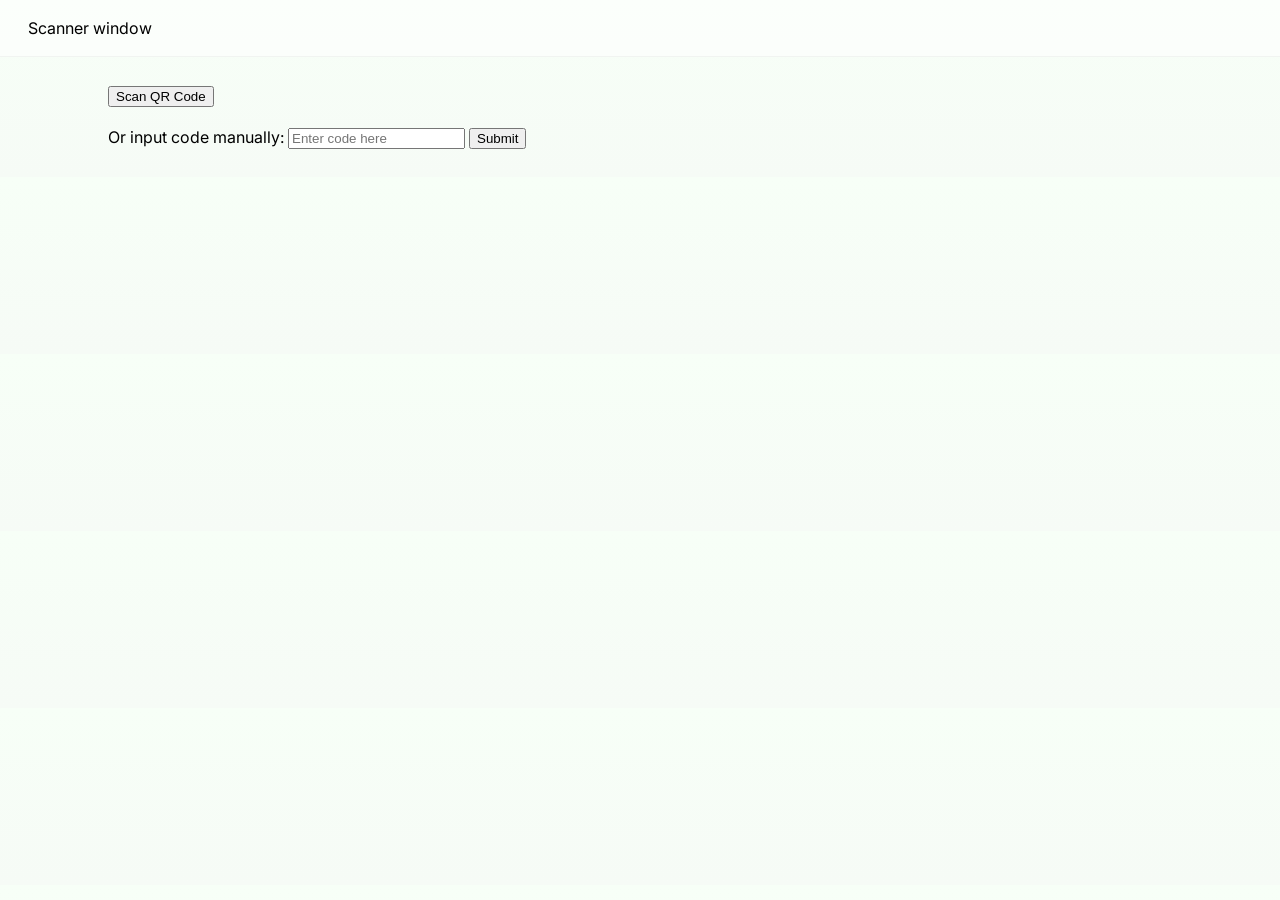
<file: scanner.html>
<!DOCTYPE html>
<html lang="en">
<head>
  <meta charset="UTF-8">
  <meta name="viewport" content="width=device-width, initial-scale=1.0">
  <title>Eco‑Monitor — Scan QR code</title>
  <link rel="stylesheet" href="css/index.css">
  <link href="https://fonts.googleapis.com/css2?family=Inter:wght@300;600;800&display=swap" rel="stylesheet">
  <script src="js/add-points.js"></script>
  <script src="js/scanner.js"></script>
</head>
<body>
  <header>Scanner window</header>
  <div class="container">
  <div id="video_window"></div>
  <div id="loadQRCode">
      <button id="scan-code-btn" class="button" type="submit">Scan QR Code</button><br><br>
    <form id="loadCodeForm" autocomplete="on">
      <label for="qr-code">Or input code manually:</label>
      <input id="qr-code" name="qr-code" type="text" placeholder="Enter code here" required>
      <button id="submit-code-btn" class="button" type="submit">Submit</button>
    </form>
    <div id="msg-area"></div>
  </div>
  </div>
</body>
</html>
</file>
<file: css/index.css>
:root{
  --bg:#f6fbf6;
  --accent:#2f9e44;
  --dark:#000000;
  --muted:#6b7280;
  --card:#ffffff;
  --radius:12px;
  font-family: 'Inter', system-ui, -apple-system, "Segoe UI", Roboto, "Helvetica Neue", Arial;
}

.muted { color:var(--muted); font-size:13px; }
.small { font-size:13px; }
a { color:var(--accent); }

*{box-sizing:border-box}
body{
  margin:0;
  background:linear-gradient(180deg, #f7fff7 0%, var(--bg) 100%);
  color:var(--dark);
  -webkit-font-smoothing:antialiased;
}

header{
  display:flex;
  justify-content:space-between;
  align-items:center;
  padding:18px 28px;
  background:rgba(255,255,255,0.6);
  border-bottom:1px solid rgba(0,0,0,0.04);
}
.brand{display:flex;gap:12px;align-items:center}
.brand-icon{width:42px;height:42px}
.brand h1{margin:0;font-size:18px;letter-spacing:0.4px}

.nav .button{
  margin-left:12px;
  text-decoration:none;
  color:var(--dark);
  padding:8px 12px;
  border-radius:8px;
  background:transparent;
}
.nav .button:hover{background:rgba(47,158,68,0.08)}

.container{max-width:1100px;margin:28px auto;padding:0 18px}

.hero{display:flex;gap:20px;align-items:stretch}
.hero-left{flex:1}
.hero-right{width:360px;display:flex;flex-direction:column;gap:12px}

.hero h2{font-size:28px;margin:6px 0 12px}
.hero p{color:var(--muted);line-height:1.5;margin:0 0 16px}

.cta-row{display:flex;gap:12px;margin-bottom:14px}
.cta{display:inline-block;padding:10px 16px;border-radius:10px;text-decoration:none;color:var(--dark);border:1px solid rgba(0,0,0,0.06);background:var(--card)}
.cta.primary{background:linear-gradient(90deg,var(--accent),#46b26b);color:white;border:none}

.features{list-style:none;padding:0;margin:6px 0 0;display:flex;gap:12px}
.features li{display:flex;gap:8px;align-items:center;background:rgba(255,255,255,0.6);padding:8px 12px;border-radius:10px}
.features img{width:22px;height:22px}

.map-preview{position:relative;border-radius:12px;overflow:hidden;background:#e9f7ee;border:1px solid rgba(0,0,0,0.04)}
.map-preview img{width:100%;display:block}

.score-card{display:flex;gap:12px;align-items:center;padding:10px;background:var(--card);border-radius:12px;box-shadow:0 6px 18px rgba(15,23,42,0.06)}
.score-left img{width:56px;height:56px}
.score-top{font-size:12px;color:var(--muted)}
.score-value{font-size:20px;font-weight:700}

.leaderboard-preview{margin-top:22px;background:var(--card);padding:16px;border-radius:12px}
.leaderboard-table{width:100%;border-collapse:collapse}
.leaderboard-table th, .leaderboard-table td{padding:8px 10px;text-align:left;border-bottom:1px solid rgba(0,0,0,0.04)}
.leaderboard-table th{color:var(--muted);font-weight:600}

.leaderboard-actions{margin-top:10px;text-align:right}

.about{margin:20px 0;padding:14px;background:rgba(255,255,255,0.5);border-radius:10px;color:var(--muted)}

.site-footer{gap:12px;align-items:right;padding:16px 28px;margin-top:28px;border-top:1px solid rgba(0,0,0,0.03)}
.footer-right{font-size:13px;color:var(--muted);text-align:right}
.footer-right .attribution{margin-bottom:6px}

/* Responsive */
@media (max-width:900px){
  .hero{flex-direction:column}
  .hero-right{width:100%}
  .nav{display:flex;gap:8px}
}

/* mini button to "complete green action" and add 1,000 pts (for demo) */
.mini-fab {
  opacity:20;
  position:fixed; right:16px; bottom:18px; z-index:999; padding:8px 10px; cursor:pointer;
}

/* Missions table style */
.missions-table {
  width: 100%;
  border-spacing: 0;
  margin-top: 10px;
  background: linear-gradient(180deg,#f3fff3,#7ae27a);
  border-radius: 10px;
  border: 1px solid rgb(0, 110, 0);
  font-size: 14px;
}
.missions-table thead th {
  padding: 12px 16px;
  background: rgba(61, 255, 97, 0.2);
  color: #0c3f16;
  font-weight: 700;
  display:flex;
  justify-content:space-between;
  align-items:center;
}
.missions-table.weekly thead th {
  background: rgba(30, 242, 203, 0.2);
}
.missions-table tbody td {
  padding: 12px 16px;
  vertical-align: middle;
  border-top: 1px solid rgba(0,0,0,0.2);
  background: rgba(255,255,255,0.6);
}
.missions-table .mission-item { display:flex; justify-content:space-between; align-items:center; gap:10px; }
.missions-table .mission-text { padding-right:8px; }
.missions-table .status-icon { width:20px; height:20px; opacity:0.95; }
</file>
